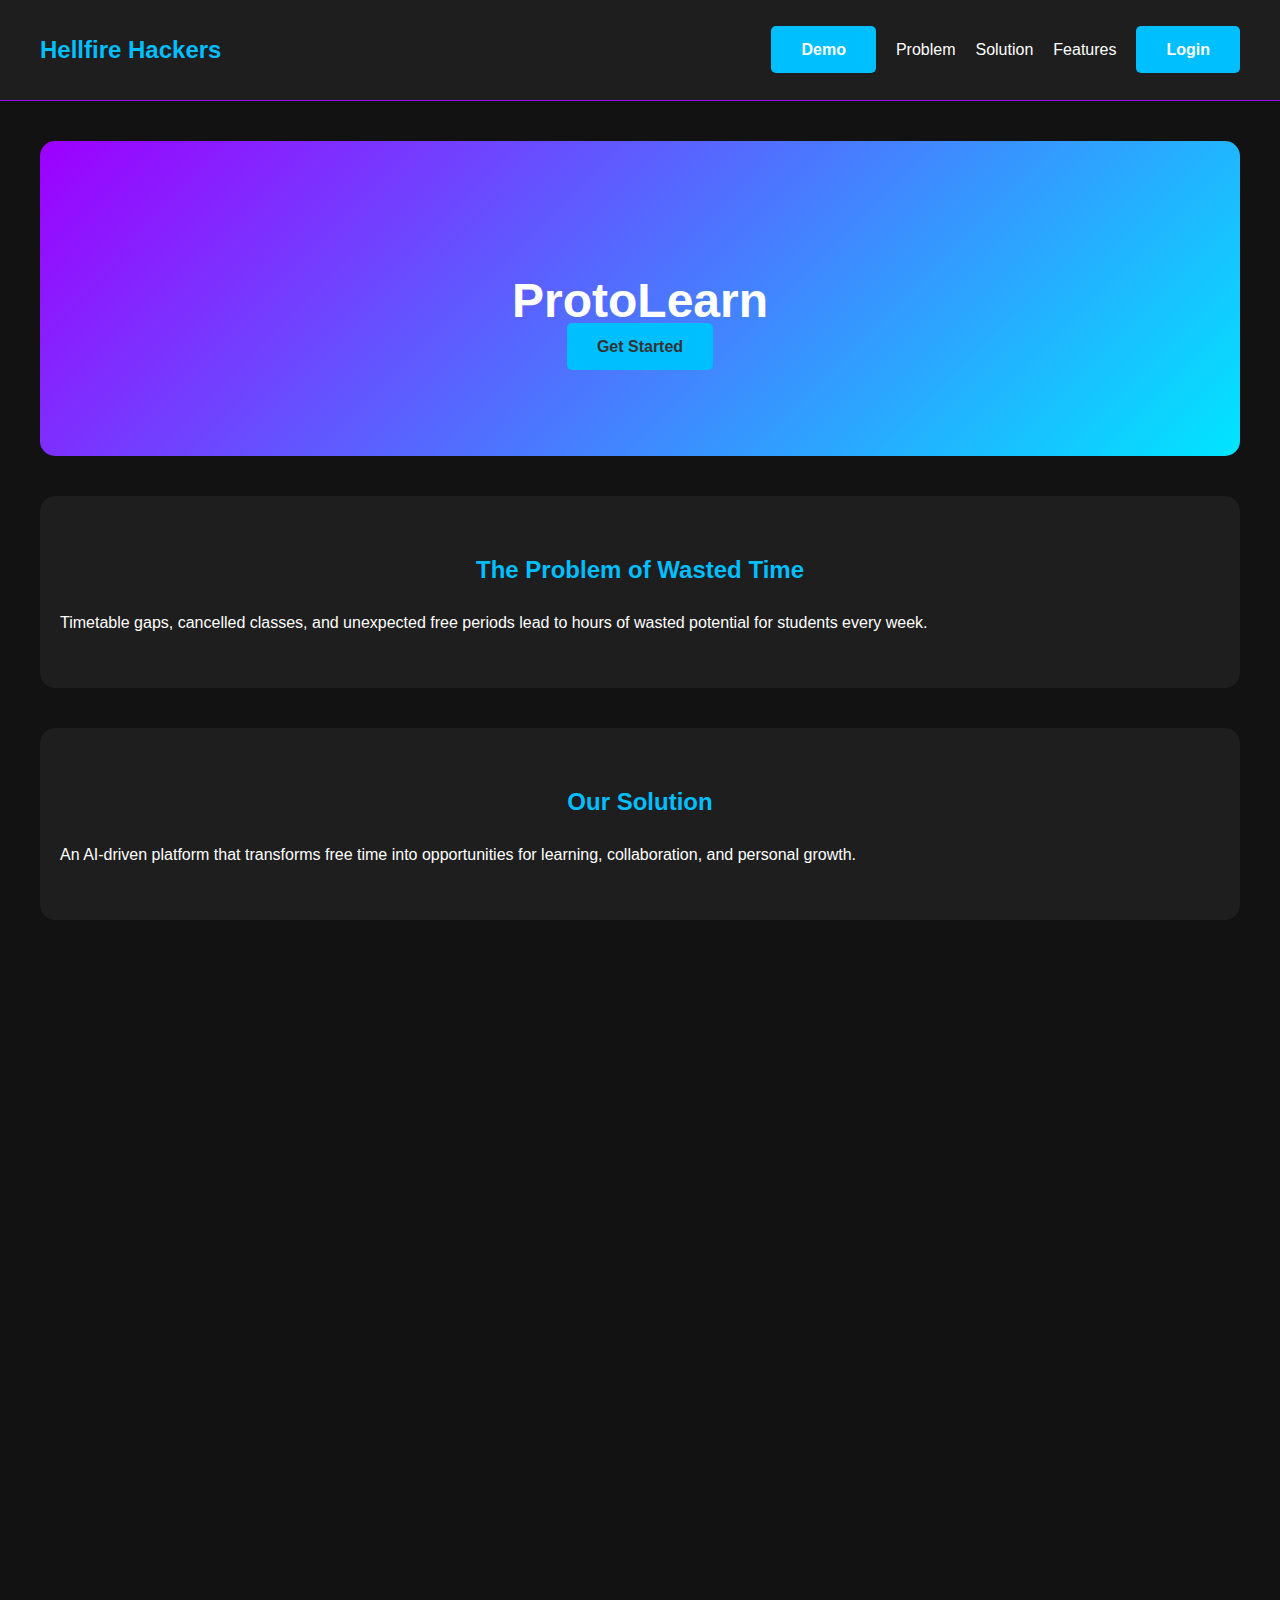
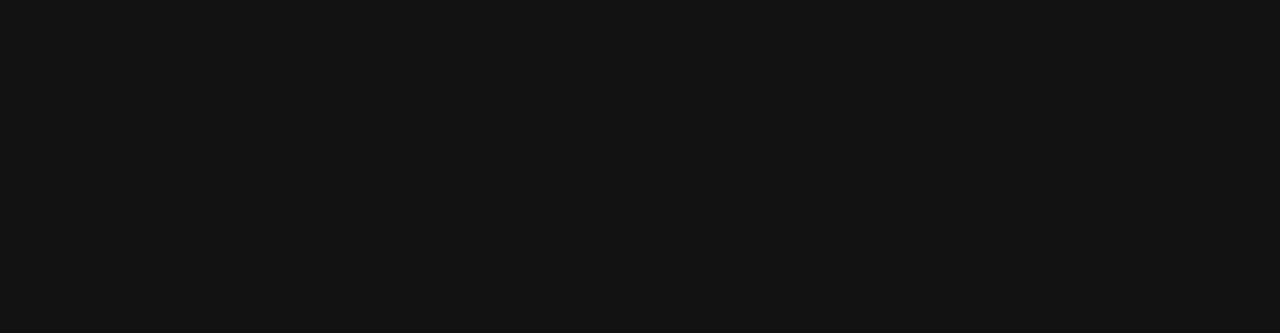
<file: index.html>
<!DOCTYPE html>
<html lang="en">
<head>
    <meta charset="UTF-8">
    <meta name="viewport" content="width=device-width, initial-scale=1.0">
    <title>ProtoLearn</title>
    <link rel="stylesheet" href="style.css">
</head>
<body>
    <nav class="navbar">
        <div class="container">
            <a href="#" class="logo">Hellfire Hackers</a>
            <ul class="nav-links">
                <li><a href="demo-landing.html" class="cta-button">Demo</a></li>
                <li><a href="#problem">Problem</a></li>
                <li><a href="#solution">Solution</a></li>
                <li><a href="#features">Features</a></li>
                <li><a href="login.html" class="cta-button">Login</a></li>
            </ul>
            <div class="hamburger">
                <span></span>
                <span></span>
                <span></span>
            </div>
        </div>
    </nav>
    <div class="container">
        <header class="hero">
            <h1>ProtoLearn</h1>
            
            <a href="login.html" class="cta-button">Get Started</a>
        </header>

        <section id="problem" class="reveal fade-up">
            <h2>The Problem of Wasted Time</h2>
            <p>Timetable gaps, cancelled classes, and unexpected free periods lead to hours of wasted potential for students every week.</p>
        </section>

        <section id="solution" class="reveal fade-up">
            <h2>Our Solution</h2>
            <p>An AI-driven platform that transforms free time into opportunities for learning, collaboration, and personal growth.</p>
        </section>

        <section id="how-it-works" class="reveal fade-up">
            <h2>How It Works in 3 Simple Steps</h2>
            <div class="steps">
                <div class="step reveal fade-in">
                    <h3>1. Detect Free Time</h3>
                    <p>Our system syncs with student timetables to automatically identify free slots.</p>
                </div>
                <div class="step reveal fade-in">
                    <h3>2. Analyze Profile</h3>
                    <p>We analyze student profiles, interests, and academic goals to understand their needs.</p>
                </div>
                <div class="step reveal fade-in">
                    <h3>3. Recommend Activities</h3>
                    <p>Receive smart recommendations for learning, collaboration, and wellness activities.</p>
                </div>
            </div>
        </section>

        <section id="features" class="reveal fade-up">
            <h2>Key Features</h2>
            <div class="features-grid">
                <div class="feature-card reveal fade-in">
                    <h3>Smart Timetable Sync</h3>
                    <p>Real-time synchronization with your college timetable.</p>
                </div>
                <div class="feature-card reveal fade-in">
                    <h3>AI Activity Suggestions</h3>
                    <p>Personalized recommendations powered by AI.</p>
                </div>
                <div class="feature-card reveal fade-in">
                    <h3>Productivity Tracking</h3>
                    <p>Monitor your progress and see how you utilize your time.</p>
                </div>
                <div class="feature-card reveal fade-in">
                    <h3>Collaboration Opportunities</h3>
                    <p>Connect with peers for group projects and study sessions.</p>
                </div>
            </div>
        </section>

        <section id="tech-stack" class="reveal fade-up">
            <h2>Technology Stack (Demo)</h2>
            <p>HTML, CSS, JavaScript, Firebase (Auth, Firestore), AI Integration Ready</p>
        </section>
    </div>
    <script src="script.js"></script>
</body>
</html>
</file>
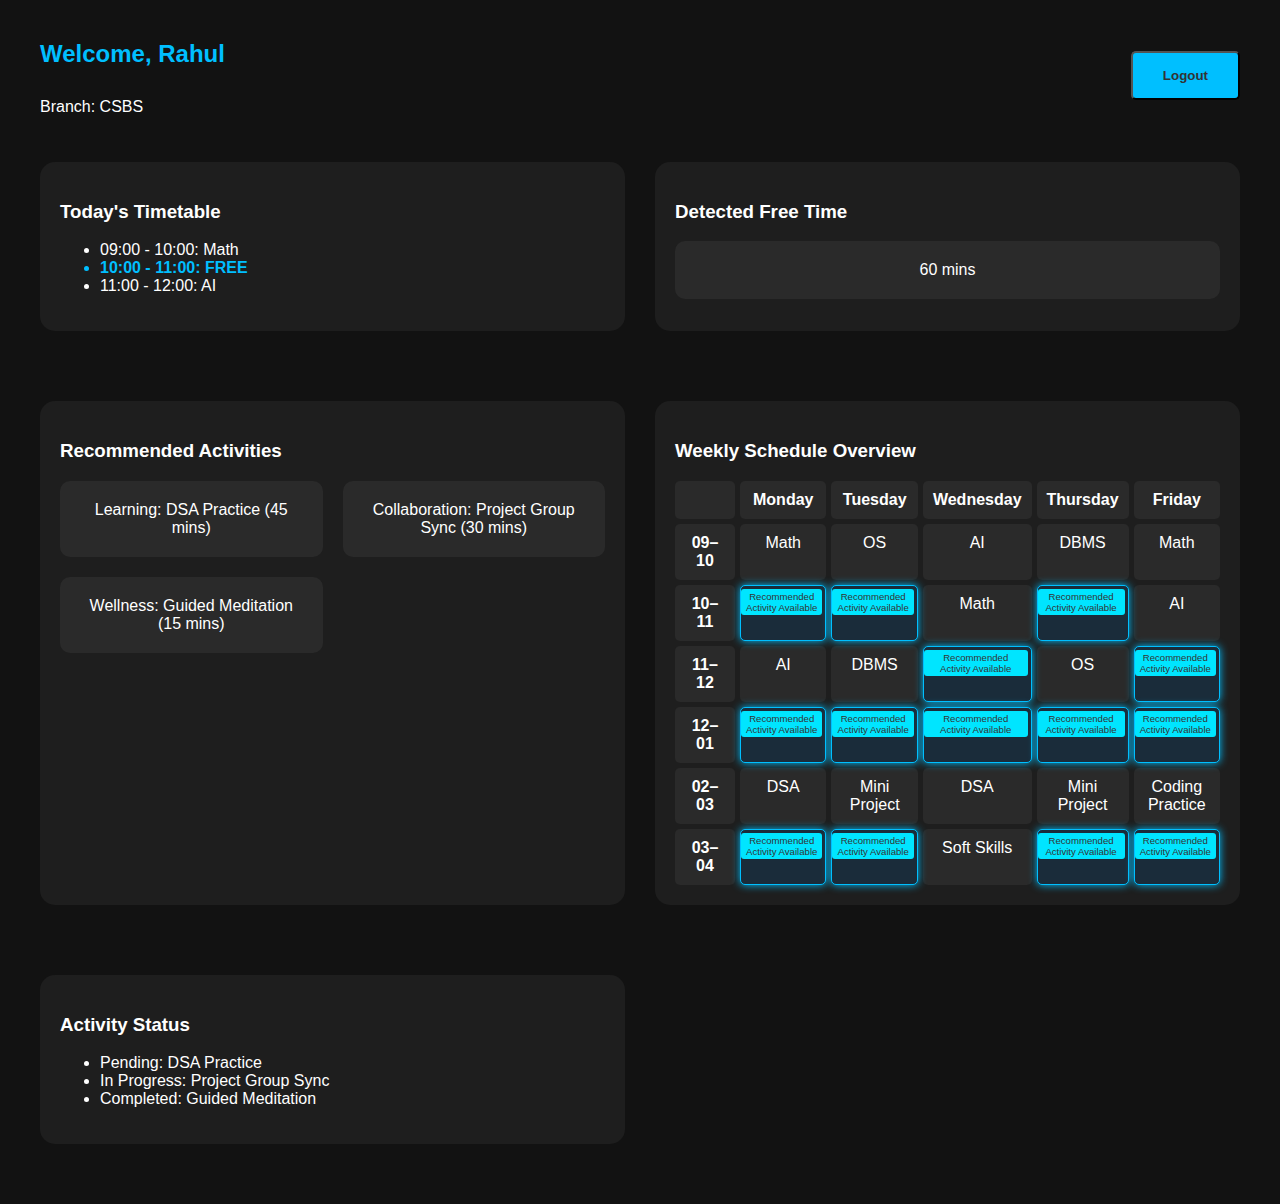
<file: dashboard.html>
<!DOCTYPE html>
<html lang="en">
<head>
    <meta charset="UTF-8">
    <meta name="viewport" content="width=device-width, initial-scale=1.0">
    <title>Profile Dashboard</title>
    <link rel="stylesheet" href="style.css">
</head>
<body>
    <div class="container dashboard-container">
        <header class="dashboard-header">
            <div class="user-info">
                <h2>Welcome, Rahul</h2>
                <p>Branch: CSBS</p>
            </div>
            <button id="logout-button" class="cta-button">Logout</button>
        </header>

        <main class="dashboard-main">
            <section id="timetable" class="dashboard-section">
                <h3>Today's Timetable</h3>
                <ul class="timetable-list">
                    <li>09:00 - 10:00: Math</li>
                    <li class="free-slot">10:00 - 11:00: FREE</li>
                    <li>11:00 - 12:00: AI</li>
                </ul>
            </section>

            <section id="free-time" class="dashboard-section">
                <h3>Detected Free Time</h3>
                <div class="free-time-cards">
                    <div class="card">60 mins</div>
                </div>
            </section>

            <section id="recommendations" class="dashboard-section">
                <h3>Recommended Activities</h3>
                <div class="recommendations-grid">
                    <div class="card">Learning: DSA Practice (45 mins)</div>
                    <div class="card">Collaboration: Project Group Sync (30 mins)</div>
                    <div class="card">Wellness: Guided Meditation (15 mins)</div>
                </div>
            </section>

            <section id="weekly-schedule" class="dashboard-section">
                <h3>Weekly Schedule Overview</h3>
                <div id="schedule-grid-container" class="schedule-grid-container">
                    <!-- Timetable will be dynamically generated here -->
                </div>
            </section>

            <section id="activity-status" class="dashboard-section">
                <h3>Activity Status</h3>
                <ul class="status-list">
                    <li>Pending: DSA Practice</li>
                    <li>In Progress: Project Group Sync</li>
                    <li>Completed: Guided Meditation</li>
                </ul>
            </section>
        </main>
    </div>
    <script src="dashboard.js"></script>
</body>
</html>
</file>
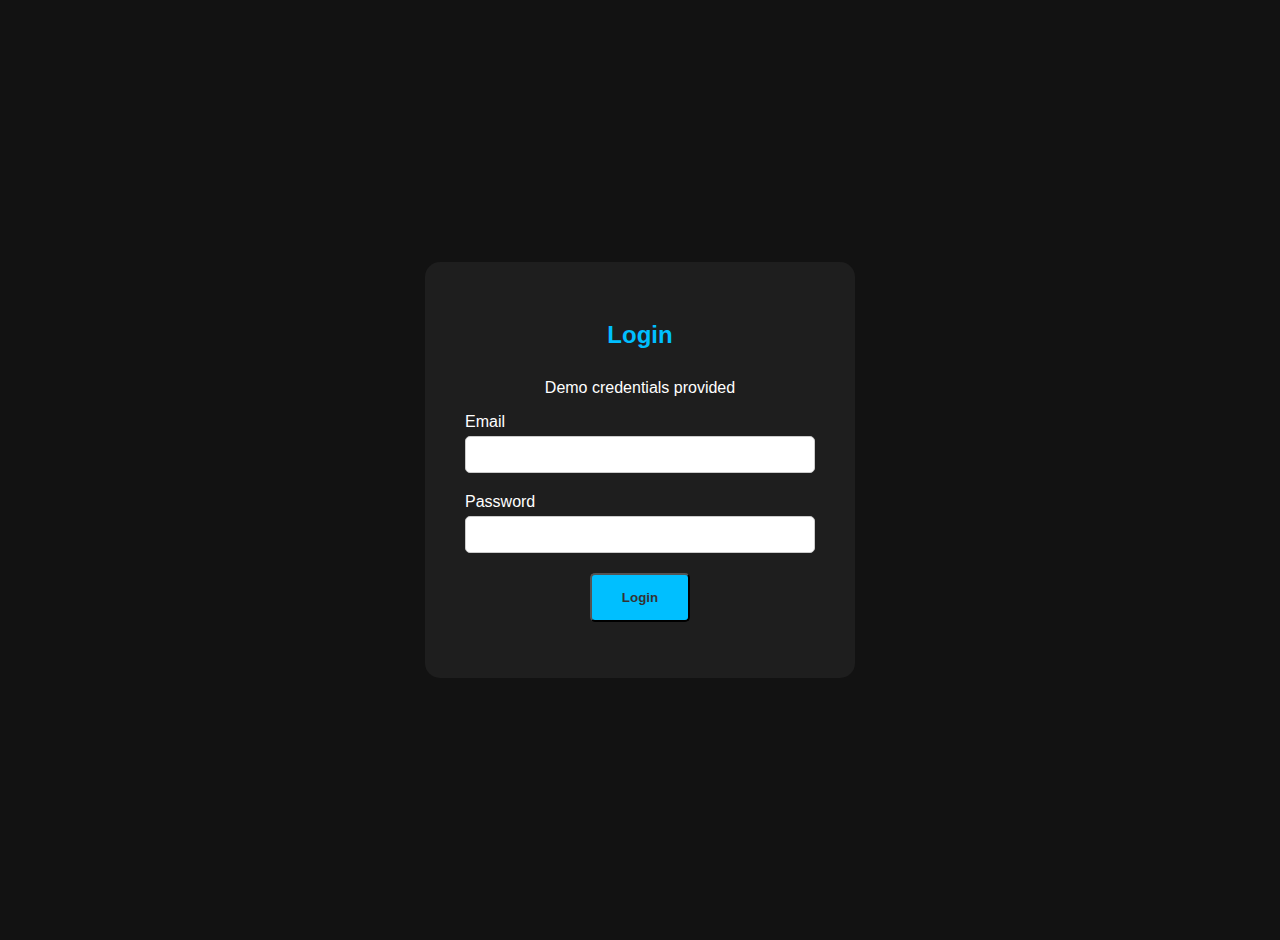
<file: login.html>
<!DOCTYPE html>
<html lang="en">
<head>
    <meta charset="UTF-8">
    <meta name="viewport" content="width=device-width, initial-scale=1.0">
    <title>Login - Adaptive Learning</title>
    <link rel="stylesheet" href="style.css">
</head>
<body>
    <div class="container login-container">
        <div class="login-box">
            <h2>Login</h2>
            <p class="demo-note">Demo credentials provided</p>
            <form id="login-form">
                <div class="input-group">
                    <label for="email">Email</label>
                    <input type="email" id="email" required>
                </div>
                <div class="input-group">
                    <label for="password">Password</label>
                    <input type="password" id="password" required>
                </div>
                <button type="submit" class="cta-button">Login</button>
                <p id="error-message" class="error-message"></p>
            </form>
        </div>
    </div>
    <script src="login.js"></script>
</body>
</html>
</file>
<file: style.css>
:root {
    --neon-purple: #9D00FF;
    --electric-blue: #00E5FF;
    --cyan-highlight: #00BFFF;
    --dark-background: #121212;
    --light-text: #FFFFFF;
    --dark-text: #333333;
}

body {
    background-color: var(--dark-background);
    color: var(--light-text);
    font-family: 'Segoe UI', Tahoma, Geneva, Verdana, sans-serif;
    margin: 0;
    padding: 0;
    scroll-behavior: smooth;
}

.container {
    max-width: 1200px;
    margin: 0 auto;
    padding: 20px;
}

img {
    max-width: 100%;
    height: auto;
}

.navbar {
    background-color: #1E1E1E;
    padding: 1rem;
    border-bottom: 1px solid var(--neon-purple);
}

.navbar .container {
    display: flex;
    justify-content: space-between;
    align-items: center;
}

.logo {
    color: var(--cyan-highlight);
    font-weight: bold;
    font-size: 1.5rem;
    text-decoration: none;
}

.nav-links {
    display: flex;
    list-style: none;
    margin: 0;
    padding: 0;
}

.nav-links li {
    margin-left: 20px;
}

.nav-links a {
    color: var(--light-text);
    text-decoration: none;
    transition: color 0.3s ease;
}

.nav-links a:hover {
    color: var(--cyan-highlight);
}

.hamburger {
    display: none;
    cursor: pointer;
}

.hamburger span {
    display: block;
    width: 25px;
    height: 3px;
    margin: 5px;
    background-color: var(--light-text);
}

.hero {
    text-align: center;
    padding: 100px 20px;
    background: linear-gradient(135deg, var(--neon-purple), var(--electric-blue));
    border-radius: 15px;
    margin-bottom: 40px;
    margin-top: 20px;
}

.hero h1 {
    font-size: 3em;
    margin-bottom: 10px;
}

.cta-button {
    background-color: var(--cyan-highlight);
    color: var(--dark-text);
    padding: 15px 30px;
    text-decoration: none;
    border-radius: 5px;
    font-weight: bold;
    transition: transform 0.2s ease, background-color 0.3s ease;
}

.cta-button:hover {
    background-color: var(--electric-blue);
    transform: scale(1.05);
}

.cta-button:active {
  transform: scale(0.95);
}

.cta-button-secondary {
    background-color: transparent;
    color: var(--light-text);
    border: 1px solid var(--light-text);
    padding: 10px 20px;
    margin-top: 15px;
    display: inline-block;
}

.cta-button-secondary:hover {
    background-color: var(--light-text);
    color: var(--dark-text);
}

section {
    padding: 40px 20px;
    margin-bottom: 40px;
    background-color: #1E1E1E;
    border-radius: 15px;
}

h2 {
    text-align: center;
    margin-bottom: 30px;
    color: var(--cyan-highlight);
}

.steps, .features-grid, .recommendations-grid {
    display: grid;
    grid-template-columns: repeat(auto-fit, minmax(250px, 1fr));
    gap: 20px;
}

.step, .feature-card, .card {
    background-color: #2a2a2a;
    padding: 20px;
    border-radius: 10px;
    text-align: center;
}

/* Login Page */
.login-container {
    display: flex;
    justify-content: center;
    align-items: center;
    height: 100vh;
}

.login-box {
    background-color: #1E1E1E;
    padding: 40px;
    border-radius: 15px;
    width: 350px;
    text-align: center;
}

.input-group {
    margin-bottom: 20px;
    text-align: left;
}

.input-group label {
    display: block;
    margin-bottom: 5px;
}

.input-group input {
    width: 100%;
    padding: 10px;
    border-radius: 5px;
    border: 1px solid #ccc;
    box-sizing: border-box;
}

.error-message {
    color: red;
    margin-top: 10px;
}

/* Dashboard */
.dashboard-header {
    display: flex;
    justify-content: space-between;
    align-items: center;
    margin-bottom: 30px;
}

.dashboard-main {
    display: grid;
    grid-template-columns: 1fr 1fr;
    gap: 30px;
}

.dashboard-section {
    background-color: #1E1E1E;
    padding: 20px;
    border-radius: 15px;
}

.timetable-list .free-slot {
    color: var(--cyan-highlight);
    font-weight: bold;
}

/* Weekly Schedule */
.schedule-grid-container {
    display: grid;
    grid-template-columns: 60px repeat(5, 1fr);
    gap: 5px;
}

.schedule-day, .schedule-time, .schedule-slot {
    padding: 10px;
    border-radius: 5px;
    text-align: center;
    background-color: #2a2a2a;
}

.schedule-day, .schedule-time {
    font-weight: bold;
}

.schedule-slot.free {
    background-color: #1a2c3a;
    border: 1px solid var(--cyan-highlight);
    box-shadow: 0 0 8px var(--cyan-highlight);
    cursor: pointer;
    position: relative;
}

.schedule-slot.free .badge {
    position: absolute;
    top: 3px;
    right: 3px;
    background-color: var(--electric-blue);
    color: var(--dark-text);
    padding: 2px 4px;
    font-size: 0.6em;
    border-radius: 3px;
}

.schedule-slot .tooltip {
    visibility: hidden;
    width: 150px;
    background-color: var(--dark-background);
    color: var(--light-text);
    text-align: center;
    border-radius: 6px;
    padding: 5px;
    position: absolute;
    z-index: 1;
    bottom: 110%;
    left: 50%;
    margin-left: -75px;
    opacity: 0;
    transition: opacity 0.3s;
    border: 1px solid var(--neon-purple);
}

.schedule-slot.free:hover .tooltip, .schedule-slot.free:focus .tooltip {
    visibility: visible;
    opacity: 1;
}

/* Demo Landing Page */
.demo-container {
    display: flex;
    justify-content: center;
    align-items: center;
    height: 100vh;
}

.demo-box {
    background-color: #1E1E1E;
    padding: 40px;
    border-radius: 15px;
    width: 450px;
    text-align: center;
    border: 1px solid var(--neon-purple);
}

.demo-box h2 {
    margin-bottom: 20px;
}

.demo-box .subtext {
    margin-bottom: 30px;
}

.demo-box .credentials {
    margin-bottom: 30px;
    text-align: left;
}

.demo-box .credentials p {
    margin: 10px 0;
}

/* Responsive Design */
@media (max-width: 1024px) { /* Tablet */
    .dashboard-main {
        grid-template-columns: 1fr;
    }
}

@media (max-width: 768px) { /* Mobile */
    .nav-links {
        display: none;
        flex-direction: column;
        width: 100%;
        position: absolute;
        top: 60px;
        left: 0;
        background-color: #1E1E1E;
        text-align: center;
    }

    .nav-links.active {
        display: flex;
    }

    .nav-links li {
        padding: 1rem 0;
    }

    .hamburger {
        display: block;
    }

    .hero h1 {
        font-size: 2.5em;
    }

    .hero {
        padding: 60px 20px;
    }

    .steps, .features-grid, .recommendations-grid {
        grid-template-columns: 1fr;
    }

    .login-box, .demo-box {
        width: 90%;
        padding: 30px;
    }

    .dashboard-header {
        flex-direction: column;
        align-items: flex-start;
    }

    .dashboard-header .user-info {
        margin-bottom: 20px;
    }

    .schedule-grid-container {
        grid-template-columns: 50px repeat(5, 120px);
        overflow-x: auto;
        padding-bottom: 10px;
    }
}

@media (max-width: 480px) { /* Small Mobile */
    .hero h1 {
        font-size: 2em;
    }

    .cta-button {
        padding: 12px 24px;
        font-size: 0.9em;
        min-height: 44px;
    }

    section {
        padding: 30px 15px;
    }
}

/* Animations */
.reveal {
  opacity: 0;
  transition: all 0.7s ease-out;
}

.reveal.active {
  opacity: 1;
}

.fade-up {
  transform: translateY(40px);
}

.fade-up.active {
  transform: translateY(0);
}

.fade-in {
  transform: scale(0.9);
}

.fade-in.active {
  transform: scale(1);
}

.slide-in-left {
  transform: translateX(-40px);
}

.slide-in-left.active {
  transform: translateX(0);
}

.slide-in-right {
  transform: translateX(40px);
}

.slide-in-right.active {
  transform: translateX(0);
}

.features-grid .feature-card {
  transition-delay: calc(0.1s * var(--i));
}
</file>
